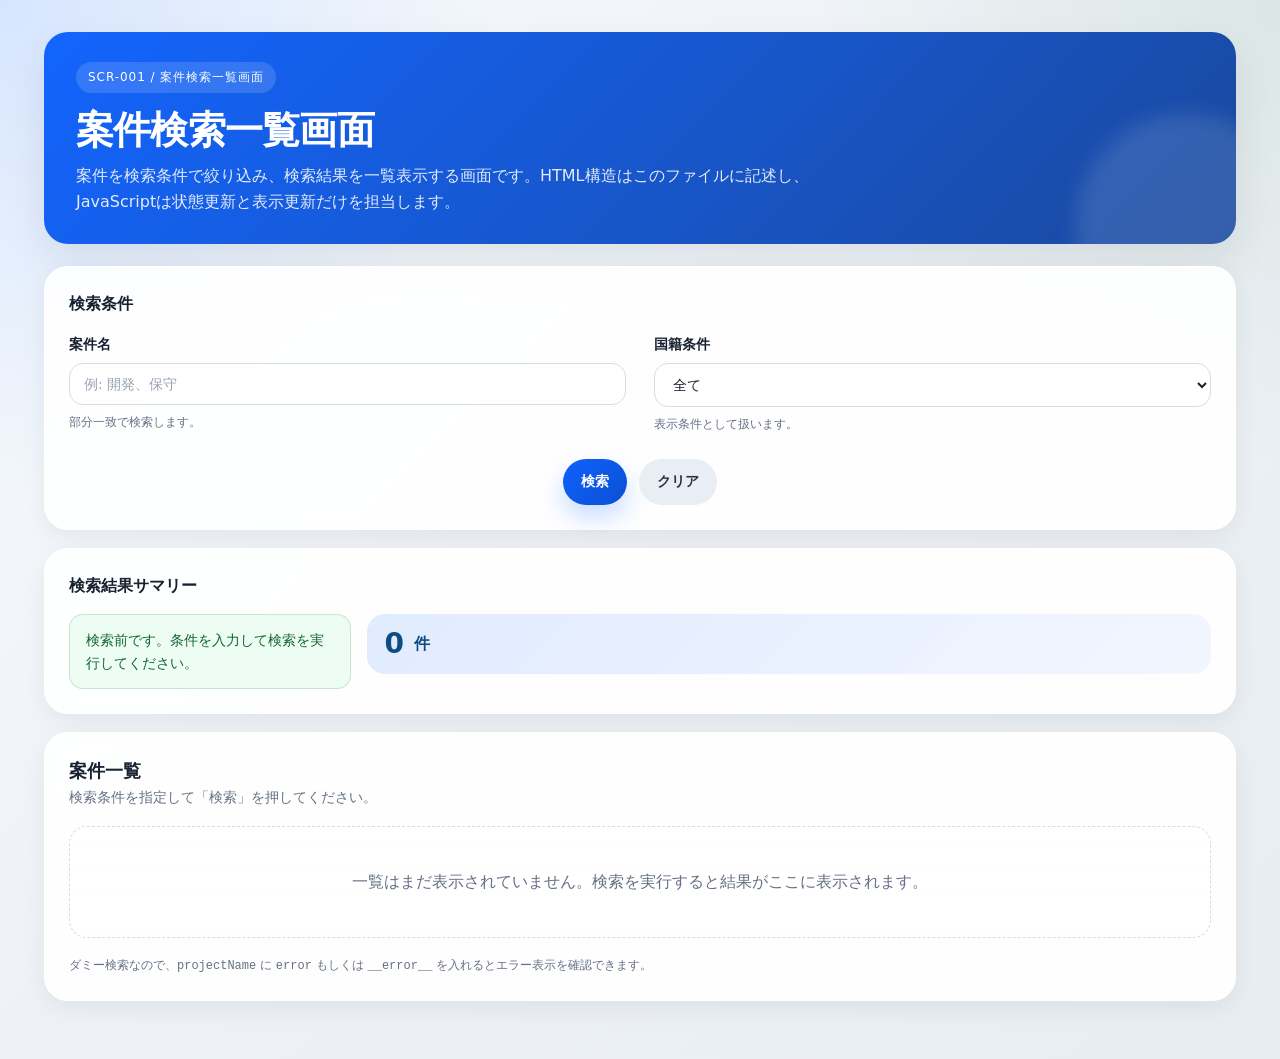
<file: source/index.html>
﻿<!DOCTYPE html>
<html lang="ja">
<head>
  <meta charset="UTF-8">
  <meta http-equiv="refresh" content="0; url=SCR-001_案件検索一覧画面.html">
  <meta name="viewport" content="width=device-width, initial-scale=1.0">
  <title>案件検索一覧画面</title>
</head>
<body>
  <p>SCR-001_案件検索一覧画面.html に移動します。</p>
</body>
</html>
</file>
<file: source/css/style.css>
﻿:root {
  /* 共通トークン */
  --bg: #f3f5f7;
  --bg-accent: linear-gradient(135deg, #f7fbff 0%, #eef2f6 45%, #e8edf2 100%);
  --surface: rgba(255, 255, 255, 0.92);
  --surface-strong: #ffffff;
  --border: #d7dde4;
  --text: #18212f;
  --muted: #667085;
  --primary: #0f62fe;
  --primary-strong: #0b4fd1;
  --success-bg: #edfdf3;
  --success-text: #116530;
  --info-bg: #eef6ff;
  --info-text: #0f4c81;
  --error-bg: #fff0f0;
  --error-text: #a11c1c;
  --shadow: 0 18px 40px rgba(16, 24, 40, 0.08);
  --shadow-soft: 0 8px 24px rgba(16, 24, 40, 0.06);
  --radius-xl: 24px;
  --radius-lg: 18px;
  --radius-md: 14px;
}

/* Reset / Base */
* {
  box-sizing: border-box;
}

html {
  min-height: 100%;
}

body {
  min-height: 100vh;
  margin: 0;
  color: var(--text);
  font-family: "Yu Gothic UI", "Segoe UI", system-ui, -apple-system, BlinkMacSystemFont, sans-serif;
  line-height: 1.6;
  background:
    radial-gradient(circle at top left, rgba(15, 98, 254, 0.14), transparent 30%),
    radial-gradient(circle at top right, rgba(17, 101, 48, 0.08), transparent 28%),
    var(--bg-accent);
}

code {
  font-family: Consolas, "Courier New", monospace;
}

/* Layout */
.page-shell {
  max-width: 1240px;
  margin: 0 auto;
  padding: 32px 24px 40px;
}

/* Hero */
.hero {
  background: linear-gradient(135deg, rgba(15, 98, 254, 0.98), rgba(18, 66, 154, 0.96));
  color: #fff;
  border-radius: var(--radius-xl);
  padding: 30px 32px;
  box-shadow: var(--shadow);
  margin-bottom: 22px;
  position: relative;
  overflow: hidden;
}

.hero::after {
  content: "";
  position: absolute;
  inset: auto -60px -90px auto;
  width: 220px;
  height: 220px;
  border-radius: 50%;
  background: rgba(255, 255, 255, 0.12);
  filter: blur(10px);
}

.hero__eyebrow {
  display: inline-flex;
  align-items: center;
  gap: 8px;
  padding: 6px 12px;
  border-radius: 999px;
  background: rgba(255, 255, 255, 0.14);
  font-size: 12px;
  letter-spacing: 0.08em;
  text-transform: uppercase;
  margin-bottom: 14px;
}

.hero h1 {
  margin: 0 0 10px;
  font-size: clamp(28px, 3vw, 40px);
  line-height: 1.2;
  letter-spacing: -0.02em;
}

.hero p {
  max-width: 760px;
  margin: 0;
  color: rgba(255, 255, 255, 0.88);
}

/* Panels */
.panel {
  background: var(--surface);
  backdrop-filter: blur(10px);
  border: 1px solid rgba(255, 255, 255, 0.7);
  box-shadow: var(--shadow-soft);
  border-radius: var(--radius-xl);
  padding: 24px;
  margin-bottom: 18px;
}

.panel__title {
  font-size: 16px;
  font-weight: 700;
  margin-bottom: 16px;
}

/* Search Form */
.search-form {
  display: grid;
  grid-template-columns: repeat(2, minmax(0, 1fr));
  gap: 18px 28px;
  align-items: start;
}

.form-group {
  display: flex;
  flex-direction: column;
  gap: 8px;
  min-width: 0;
}

.form-group label {
  font-weight: 600;
  color: var(--text);
  font-size: 14px;
}

.form-group input,
.form-group select {
  width: 100%;
  padding: 12px 14px;
  border: 1px solid var(--border);
  border-radius: var(--radius-md);
  font-size: 14px;
  font-family: inherit;
  background: var(--surface-strong);
  color: var(--text);
  transition: border-color 0.2s ease, box-shadow 0.2s ease, transform 0.2s ease;
}

.form-group input::placeholder {
  color: #98a2b3;
}

.form-group input:focus,
.form-group select:focus {
  outline: none;
  border-color: rgba(15, 98, 254, 0.7);
  box-shadow: 0 0 0 4px rgba(15, 98, 254, 0.12);
}

.helper-text {
  color: var(--muted);
  font-size: 12px;
}

/* Buttons */
.actions {
  display: flex;
  gap: 12px;
  flex-wrap: wrap;
  align-items: center;
  grid-column: 1 / -1;
  justify-content: center;
  margin-top: 6px;
}

.btn {
  appearance: none;
  border: 0;
  border-radius: 999px;
  padding: 12px 18px;
  min-height: 46px;
  font-weight: 700;
  font-size: 14px;
  cursor: pointer;
  transition: transform 0.15s ease, box-shadow 0.15s ease, background-color 0.15s ease, opacity 0.15s ease;
}

.btn:hover:not(:disabled) {
  transform: translateY(-1px);
}

.btn:disabled {
  opacity: 0.6;
  cursor: not-allowed;
}

.btn-primary {
  background: linear-gradient(135deg, var(--primary), var(--primary-strong));
  color: #fff;
  box-shadow: 0 12px 24px rgba(15, 98, 254, 0.22);
}

.btn-secondary {
  background: #e9eef5;
  color: #273142;
}

.btn-secondary:hover:not(:disabled) {
  background: #dde5ef;
}

/* Summary / Messages */
.status-grid {
  display: grid;
  grid-template-columns: minmax(220px, 1fr) minmax(0, 3fr);
  gap: 16px;
  align-items: start;
}

.count-chip {
  display: inline-flex;
  align-items: center;
  gap: 10px;
  justify-content: flex-start;
  width: 100%;
  padding: 16px 18px;
  border-radius: 18px;
  background: linear-gradient(135deg, rgba(15, 98, 254, 0.12), rgba(15, 98, 254, 0.05));
  color: var(--info-text);
  font-weight: 700;
  min-height: 60px;
  grid-column: 2;
  grid-row: 1;
}

.count-chip__value {
  font-size: 28px;
  line-height: 1;
}

.message-stack {
  display: flex;
  flex-direction: column;
  gap: 10px;
  grid-column: 1;
  grid-row: 1;
}

.message {
  padding: 14px 16px;
  border-radius: var(--radius-md);
  font-size: 14px;
  border: 1px solid transparent;
}

.message-error {
  background: var(--error-bg);
  color: var(--error-text);
  border-color: rgba(161, 28, 28, 0.18);
}

.message-info {
  background: var(--info-bg);
  color: var(--info-text);
  border-color: rgba(15, 76, 129, 0.16);
}

.message-success {
  background: var(--success-bg);
  color: var(--success-text);
  border-color: rgba(17, 101, 48, 0.16);
}

/* Results Table */
.results-header {
  display: flex;
  justify-content: space-between;
  gap: 16px;
  align-items: center;
  margin-bottom: 18px;
  flex-wrap: wrap;
}

.results-header__title {
  font-size: 18px;
  font-weight: 700;
}

.results-header__meta {
  font-size: 14px;
  color: var(--muted);
}

.table-wrap {
  overflow-x: auto;
  border: 1px solid var(--border);
  border-radius: var(--radius-lg);
  background: #fff;
}

.projects-table {
  width: 100%;
  min-width: 820px;
  border-collapse: collapse;
  font-size: 14px;
}

.projects-table thead th {
  text-align: left;
  padding: 14px 16px;
  background: #f8fafc;
  border-bottom: 1px solid var(--border);
  color: #344054;
  font-weight: 700;
  white-space: nowrap;
}

.projects-table tbody td {
  padding: 14px 16px;
  border-bottom: 1px solid #edf0f3;
}

.projects-table tbody tr:hover {
  background: #fafcff;
}

.projects-table td.align-right,
.projects-table th.align-right {
  text-align: right;
}

.empty-state,
.loading-state {
  padding: 42px 24px;
  text-align: center;
  color: var(--muted);
  background: linear-gradient(180deg, rgba(255, 255, 255, 0.65), rgba(255, 255, 255, 0.9));
  border-radius: var(--radius-lg);
  border: 1px dashed #d6dce4;
}

.loading-state {
  color: var(--text);
}

.loading-state__spinner {
  display: inline-block;
  width: 18px;
  height: 18px;
  margin-right: 10px;
  border-radius: 50%;
  border: 2px solid rgba(15, 98, 254, 0.22);
  border-top-color: var(--primary);
  animation: spin 0.9s linear infinite;
  vertical-align: -4px;
}

@keyframes spin {
  to {
    transform: rotate(360deg);
  }
}

/* Footer Note */
.footer-note {
  margin-top: 18px;
  color: var(--muted);
  font-size: 12px;
}

/* Responsive */
@media (max-width: 900px) {
  .page-shell {
    padding: 20px 14px 28px;
  }

  .hero,
  .panel {
    padding: 20px;
  }

  .status-grid {
    grid-template-columns: 1fr;
  }

  .count-chip,
  .message-stack {
    grid-column: auto;
    grid-row: auto;
  }
}

@media (max-width: 640px) {
  .search-form {
    grid-template-columns: 1fr;
  }

  .form-group {
    min-width: 100%;
  }

  .actions {
    width: 100%;
  }

  .btn {
    width: 100%;
  }

  .results-header {
    align-items: flex-start;
  }

  .count-chip {
    width: 100%;
    justify-content: space-between;
  }
}

@media (max-width: 420px) {
  .hero {
    border-radius: 18px;
  }

  .hero h1 {
    font-size: 26px;
  }

  .panel {
    border-radius: 18px;
  }

  .projects-table {
    min-width: 720px;
  }
}
</file>
